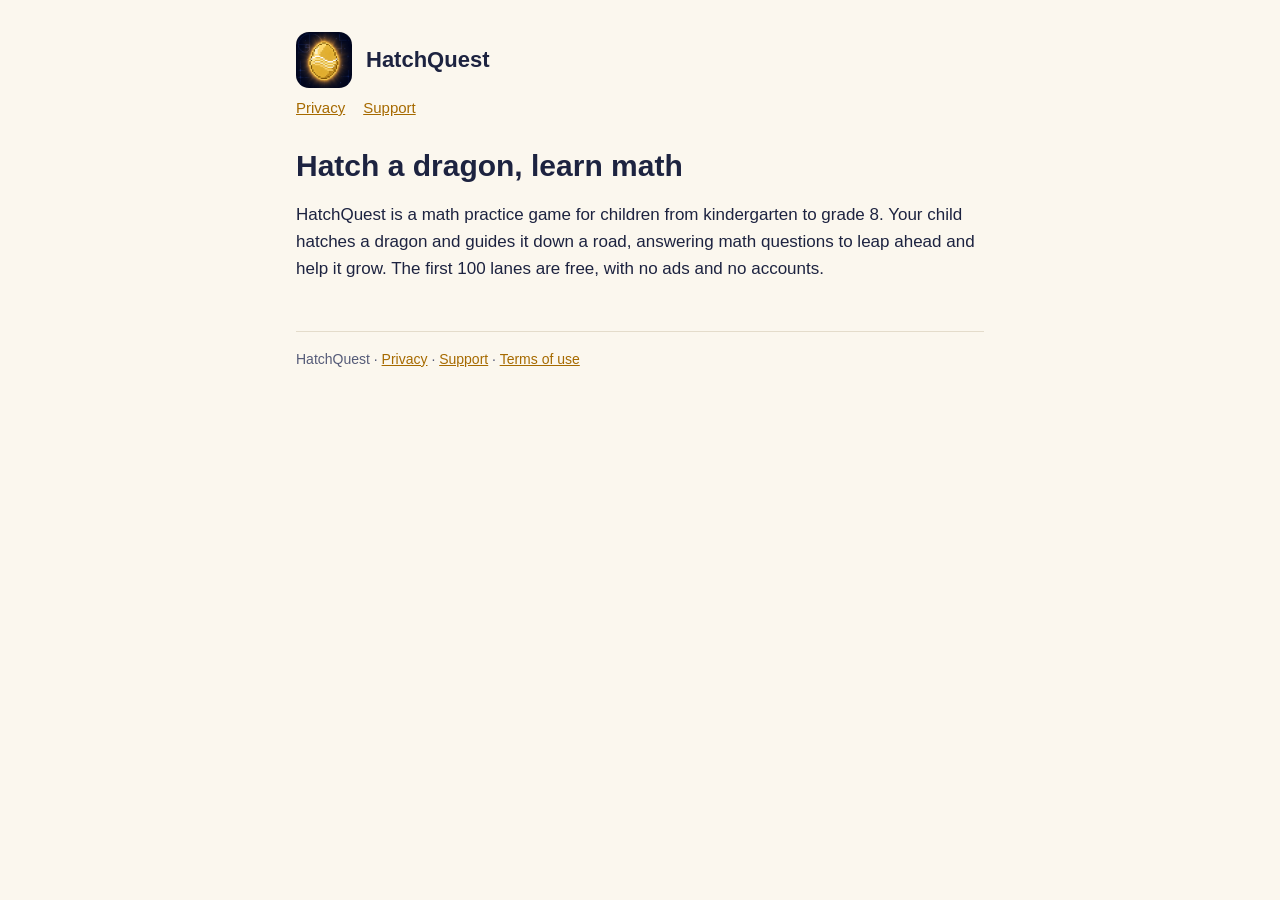
<file: index.html>
<!doctype html>
<html lang="en">
<head>
<meta charset="utf-8">
<meta name="viewport" content="width=device-width, initial-scale=1">
<title>HatchQuest</title>
<link rel="icon" href="icon.png">
<link rel="stylesheet" href="style.css">
</head>
<body>
<main>
<header><img src="icon.png" alt=""><a href="./">HatchQuest</a></header>
<nav><a href="privacy/">Privacy</a><a href="support/">Support</a></nav>
<h1>Hatch a dragon, learn math</h1>
<p>HatchQuest is a math practice game for children from kindergarten to grade 8. Your child hatches a dragon and guides it down a road, answering math questions to leap ahead and help it grow. The first 100 lanes are free, with no ads and no accounts.</p>
<footer>HatchQuest · <a href="privacy/">Privacy</a> · <a href="support/">Support</a> · <a href="https://www.apple.com/legal/internet-services/itunes/dev/stdeula/">Terms of use</a></footer>
</main>
</body>
</html>
</file>
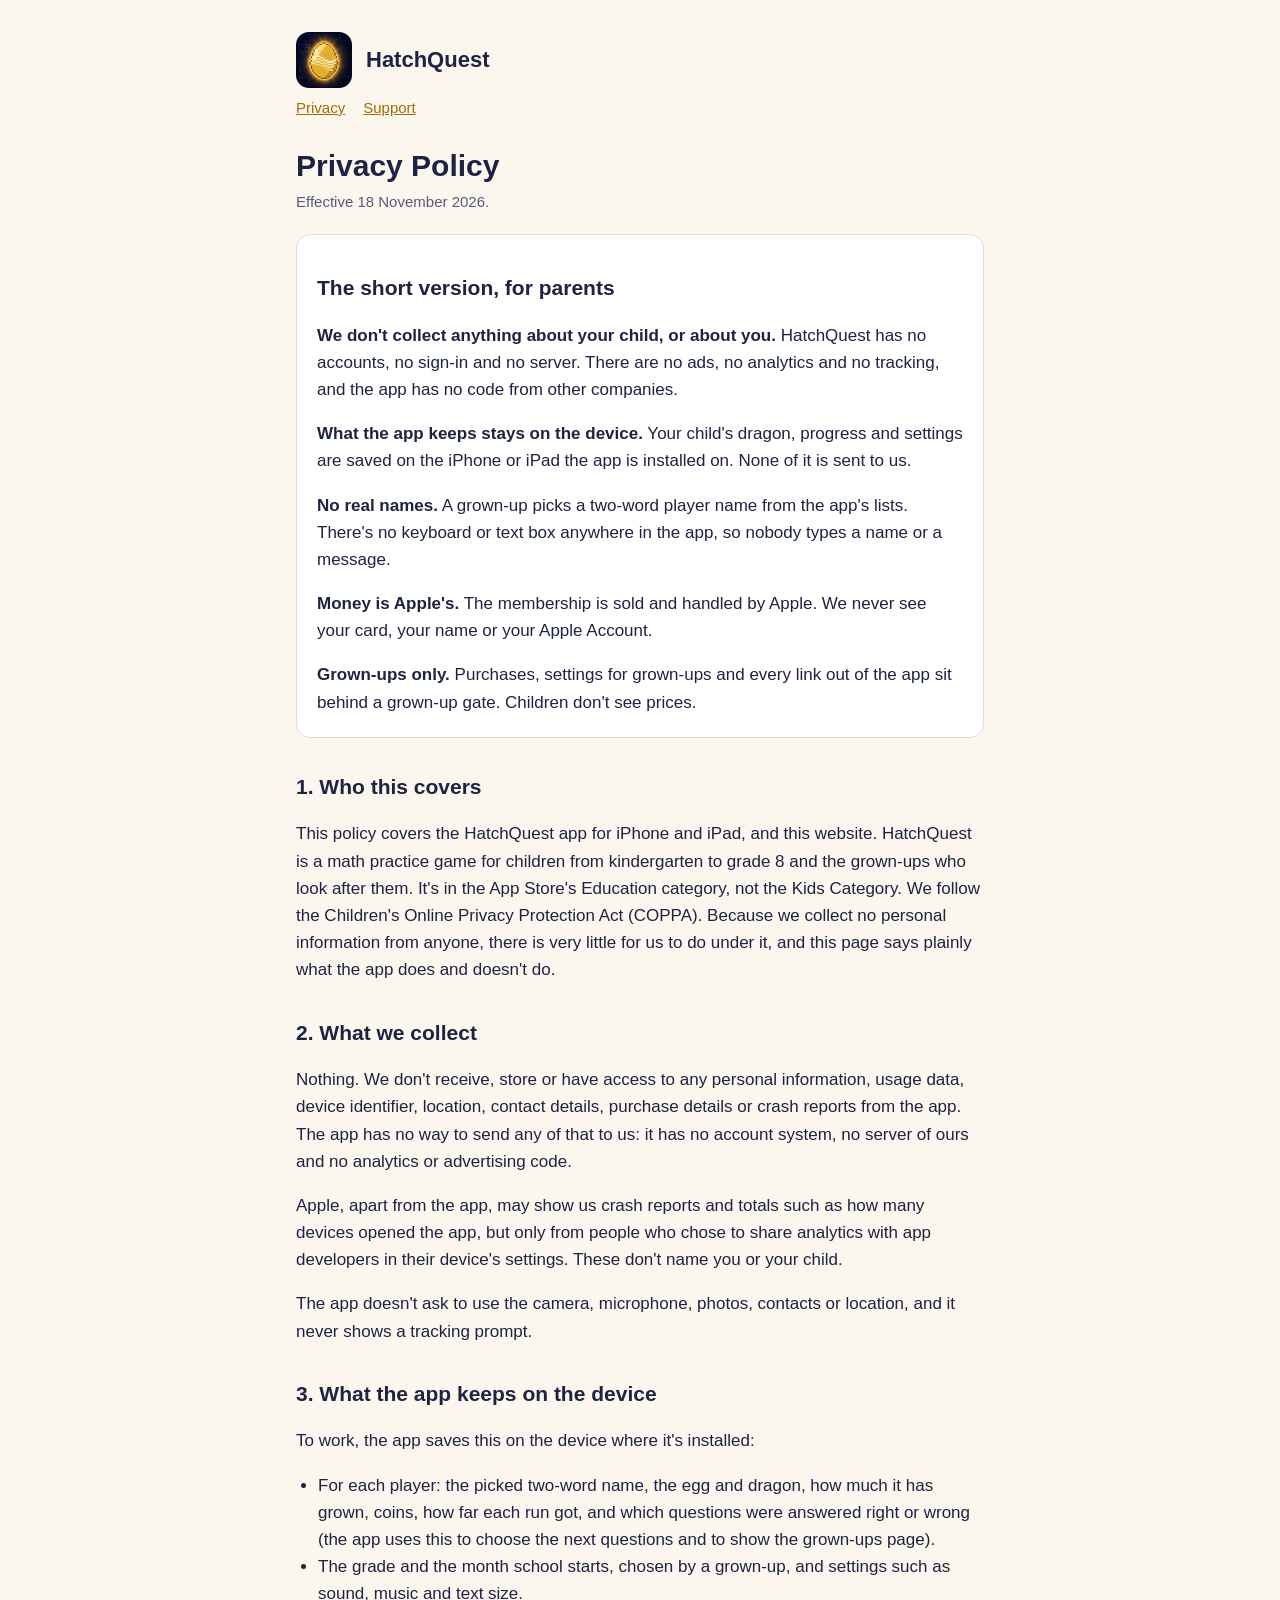
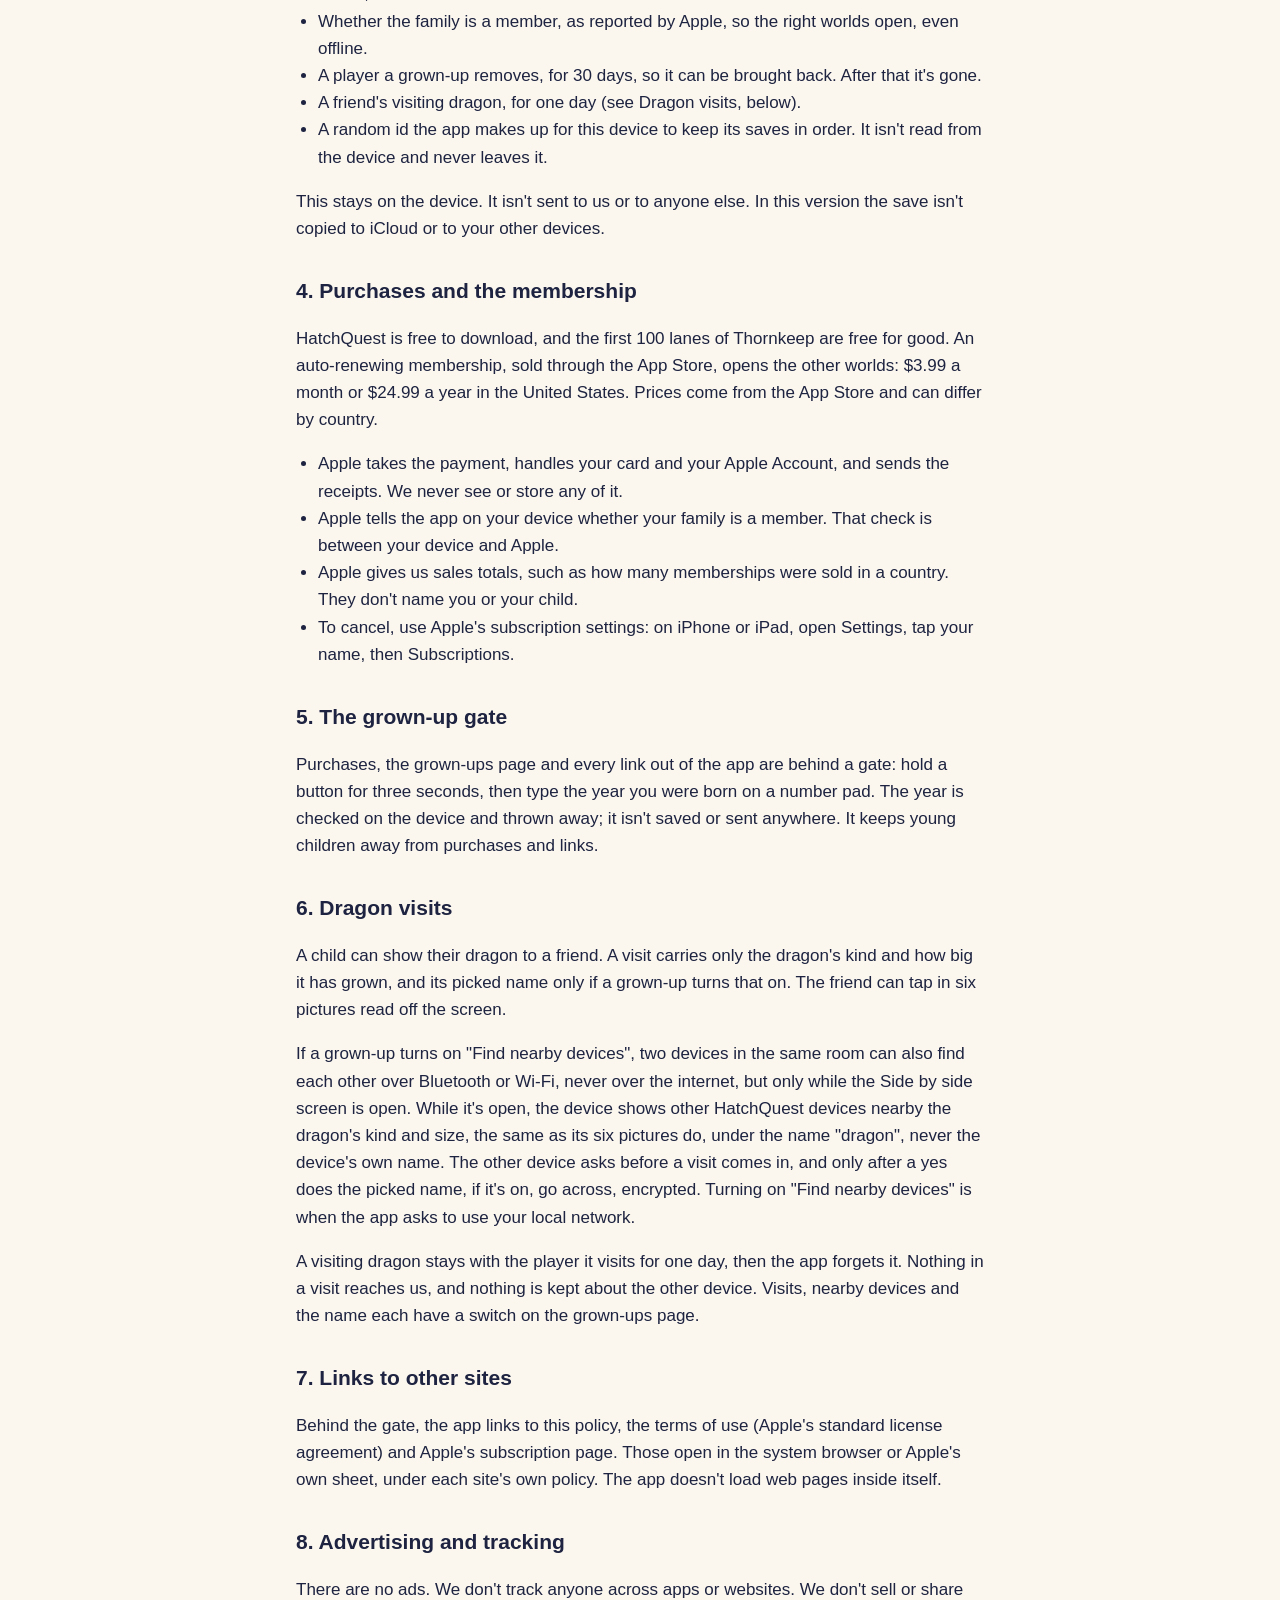
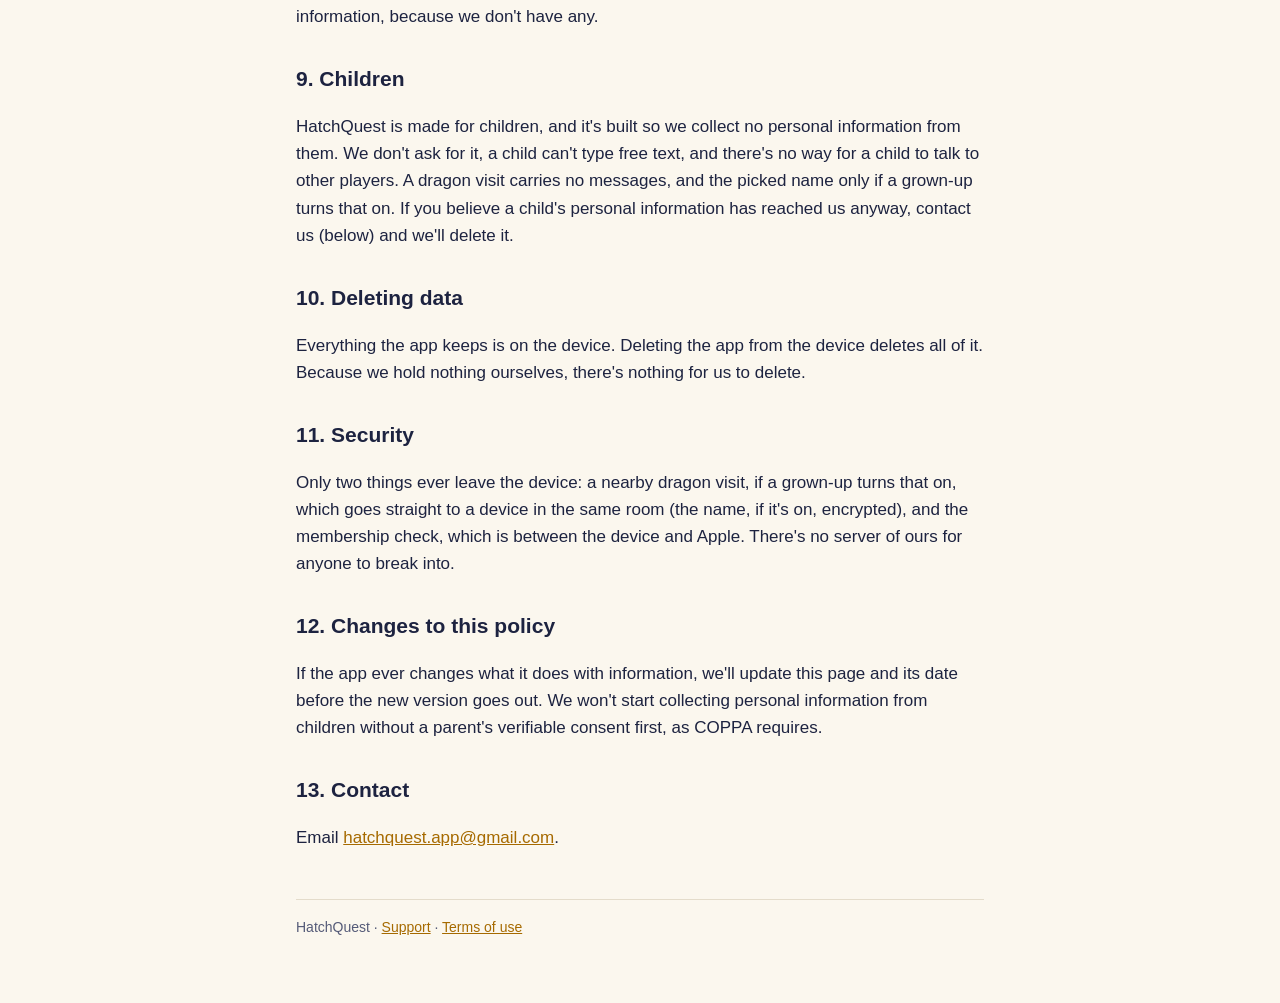
<file: privacy/index.html>
<!doctype html>
<html lang="en">
<head>
<meta charset="utf-8">
<meta name="viewport" content="width=device-width, initial-scale=1">
<title>HatchQuest Privacy Policy</title>
<link rel="icon" href="../icon.png">
<link rel="stylesheet" href="../style.css">
</head>
<body>
<main>
<header><img src="../icon.png" alt=""><a href="../">HatchQuest</a></header>
<nav><a href="../privacy/">Privacy</a><a href="../support/">Support</a></nav>

<h1>Privacy Policy</h1>
<p class="meta">Effective 18 November 2026.</p>

<div class="short">
<h2>The short version, for parents</h2>
<p><strong>We don't collect anything about your child, or about you.</strong> HatchQuest has no accounts, no sign-in and no server. There are no ads, no analytics and no tracking, and the app has no code from other companies.</p>
<p><strong>What the app keeps stays on the device.</strong> Your child's dragon, progress and settings are saved on the iPhone or iPad the app is installed on. None of it is sent to us.</p>
<p><strong>No real names.</strong> A grown-up picks a two-word player name from the app's lists. There's no keyboard or text box anywhere in the app, so nobody types a name or a message.</p>
<p><strong>Money is Apple's.</strong> The membership is sold and handled by Apple. We never see your card, your name or your Apple Account.</p>
<p><strong>Grown-ups only.</strong> Purchases, settings for grown-ups and every link out of the app sit behind a grown-up gate. Children don't see prices.</p>
</div>

<h2>1. Who this covers</h2>
<p>This policy covers the HatchQuest app for iPhone and iPad, and this website. HatchQuest is a math practice game for children from kindergarten to grade 8 and the grown-ups who look after them. It's in the App Store's Education category, not the Kids Category. We follow the Children's Online Privacy Protection Act (COPPA). Because we collect no personal information from anyone, there is very little for us to do under it, and this page says plainly what the app does and doesn't do.</p>

<h2>2. What we collect</h2>
<p>Nothing. We don't receive, store or have access to any personal information, usage data, device identifier, location, contact details, purchase details or crash reports from the app. The app has no way to send any of that to us: it has no account system, no server of ours and no analytics or advertising code.</p>
<p>Apple, apart from the app, may show us crash reports and totals such as how many devices opened the app, but only from people who chose to share analytics with app developers in their device's settings. These don't name you or your child.</p>
<p>The app doesn't ask to use the camera, microphone, photos, contacts or location, and it never shows a tracking prompt.</p>

<h2>3. What the app keeps on the device</h2>
<p>To work, the app saves this on the device where it's installed:</p>
<ul>
<li>For each player: the picked two-word name, the egg and dragon, how much it has grown, coins, how far each run got, and which questions were answered right or wrong (the app uses this to choose the next questions and to show the grown-ups page).</li>
<li>The grade and the month school starts, chosen by a grown-up, and settings such as sound, music and text size.</li>
<li>Whether the family is a member, as reported by Apple, so the right worlds open, even offline.</li>
<li>A player a grown-up removes, for 30 days, so it can be brought back. After that it's gone.</li>
<li>A friend's visiting dragon, for one day (see Dragon visits, below).</li>
<li>A random id the app makes up for this device to keep its saves in order. It isn't read from the device and never leaves it.</li>
</ul>
<p>This stays on the device. It isn't sent to us or to anyone else. In this version the save isn't copied to iCloud or to your other devices.</p>

<h2>4. Purchases and the membership</h2>
<p>HatchQuest is free to download, and the first 100 lanes of Thornkeep are free for good. An auto-renewing membership, sold through the App Store, opens the other worlds: $3.99 a month or $24.99 a year in the United States. Prices come from the App Store and can differ by country.</p>
<ul>
<li>Apple takes the payment, handles your card and your Apple Account, and sends the receipts. We never see or store any of it.</li>
<li>Apple tells the app on your device whether your family is a member. That check is between your device and Apple.</li>
<li>Apple gives us sales totals, such as how many memberships were sold in a country. They don't name you or your child.</li>
<li>To cancel, use Apple's subscription settings: on iPhone or iPad, open Settings, tap your name, then Subscriptions.</li>
</ul>

<h2>5. The grown-up gate</h2>
<p>Purchases, the grown-ups page and every link out of the app are behind a gate: hold a button for three seconds, then type the year you were born on a number pad. The year is checked on the device and thrown away; it isn't saved or sent anywhere. It keeps young children away from purchases and links.</p>

<h2>6. Dragon visits</h2>
<p>A child can show their dragon to a friend. A visit carries only the dragon's kind and how big it has grown, and its picked name only if a grown-up turns that on. The friend can tap in six pictures read off the screen.</p>
<p>If a grown-up turns on "Find nearby devices", two devices in the same room can also find each other over Bluetooth or Wi-Fi, never over the internet, but only while the Side by side screen is open. While it's open, the device shows other HatchQuest devices nearby the dragon's kind and size, the same as its six pictures do, under the name "dragon", never the device's own name. The other device asks before a visit comes in, and only after a yes does the picked name, if it's on, go across, encrypted. Turning on "Find nearby devices" is when the app asks to use your local network.</p>
<p>A visiting dragon stays with the player it visits for one day, then the app forgets it. Nothing in a visit reaches us, and nothing is kept about the other device. Visits, nearby devices and the name each have a switch on the grown-ups page.</p>

<h2>7. Links to other sites</h2>
<p>Behind the gate, the app links to this policy, the terms of use (Apple's standard license agreement) and Apple's subscription page. Those open in the system browser or Apple's own sheet, under each site's own policy. The app doesn't load web pages inside itself.</p>

<h2>8. Advertising and tracking</h2>
<p>There are no ads. We don't track anyone across apps or websites. We don't sell or share information, because we don't have any.</p>

<h2>9. Children</h2>
<p>HatchQuest is made for children, and it's built so we collect no personal information from them. We don't ask for it, a child can't type free text, and there's no way for a child to talk to other players. A dragon visit carries no messages, and the picked name only if a grown-up turns that on. If you believe a child's personal information has reached us anyway, contact us (below) and we'll delete it.</p>

<h2>10. Deleting data</h2>
<p>Everything the app keeps is on the device. Deleting the app from the device deletes all of it. Because we hold nothing ourselves, there's nothing for us to delete.</p>

<h2>11. Security</h2>
<p>Only two things ever leave the device: a nearby dragon visit, if a grown-up turns that on, which goes straight to a device in the same room (the name, if it's on, encrypted), and the membership check, which is between the device and Apple. There's no server of ours for anyone to break into.</p>

<h2>12. Changes to this policy</h2>
<p>If the app ever changes what it does with information, we'll update this page and its date before the new version goes out. We won't start collecting personal information from children without a parent's verifiable consent first, as COPPA requires.</p>

<h2>13. Contact</h2>
<p>Email <a href="mailto:hatchquest.app@gmail.com">hatchquest.app@gmail.com</a>.</p>

<footer>HatchQuest · <a href="../support/">Support</a> · <a href="https://www.apple.com/legal/internet-services/itunes/dev/stdeula/">Terms of use</a></footer>
</main>
</body>
</html>
</file>
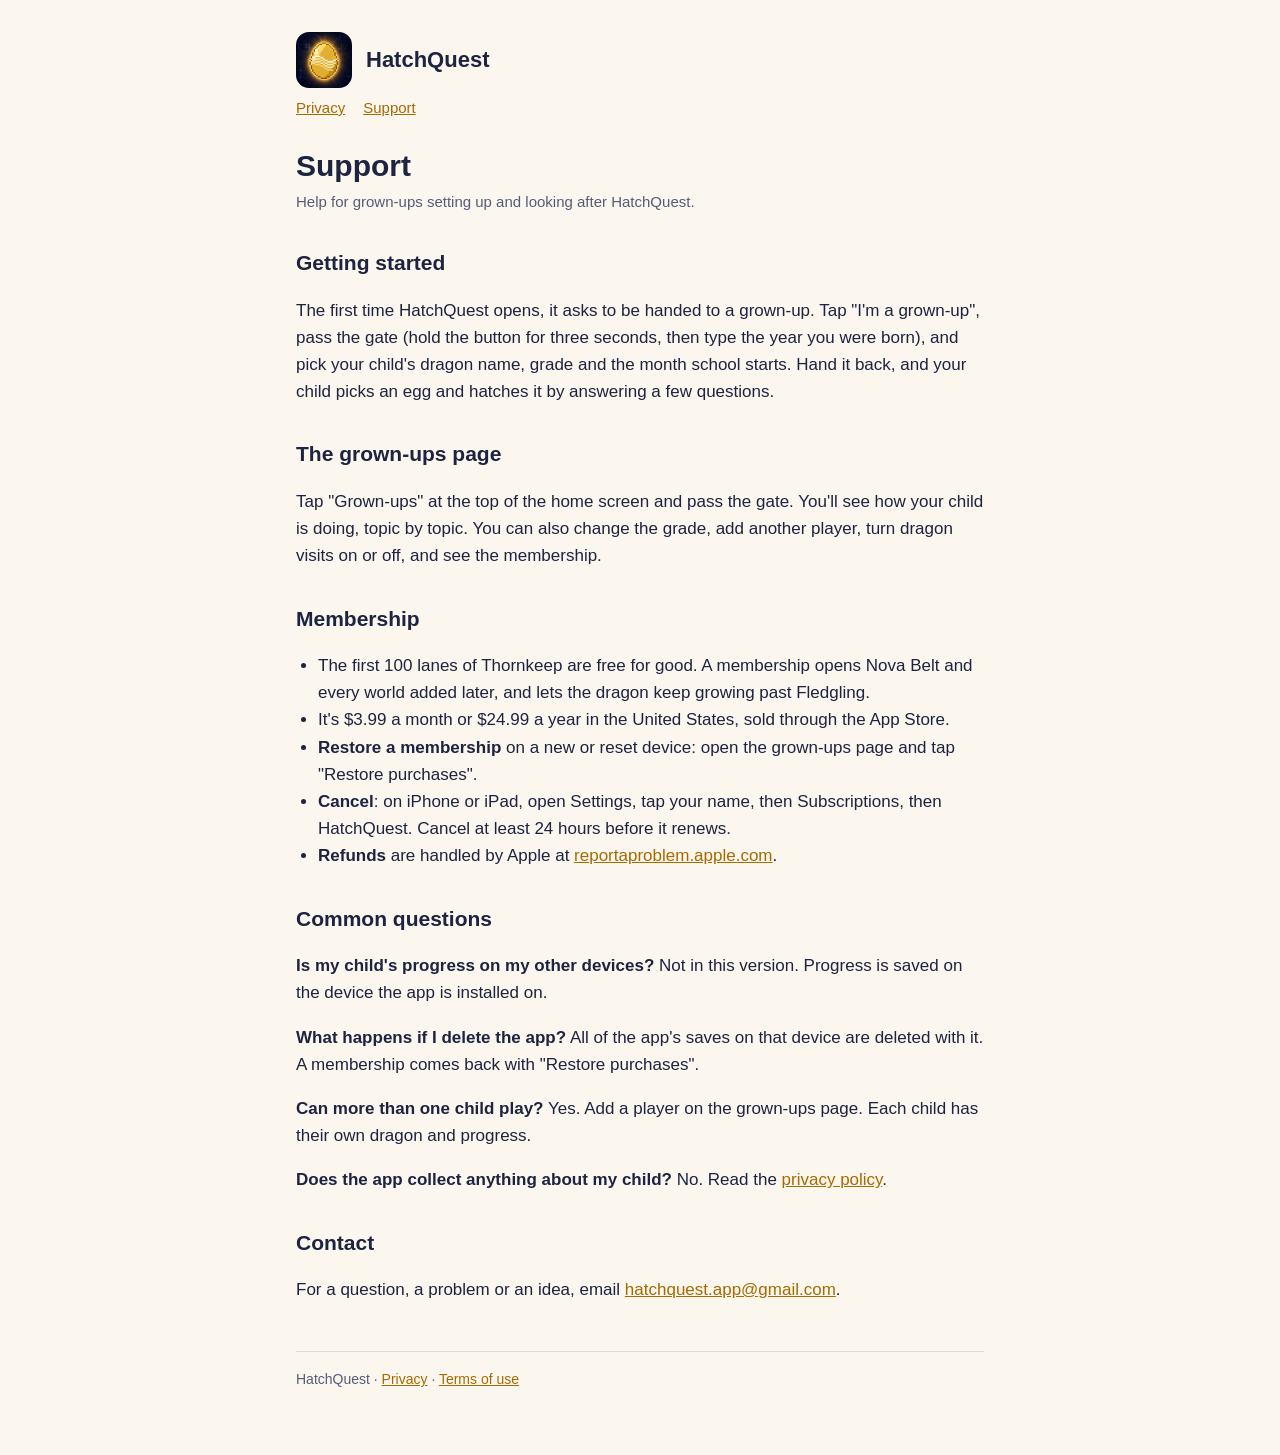
<file: support/index.html>
<!doctype html>
<html lang="en">
<head>
<meta charset="utf-8">
<meta name="viewport" content="width=device-width, initial-scale=1">
<title>HatchQuest Support</title>
<link rel="icon" href="../icon.png">
<link rel="stylesheet" href="../style.css">
</head>
<body>
<main>
<header><img src="../icon.png" alt=""><a href="../">HatchQuest</a></header>
<nav><a href="../privacy/">Privacy</a><a href="../support/">Support</a></nav>

<h1>Support</h1>
<p class="meta">Help for grown-ups setting up and looking after HatchQuest.</p>

<h2>Getting started</h2>
<p>The first time HatchQuest opens, it asks to be handed to a grown-up. Tap "I'm a grown-up", pass the gate (hold the button for three seconds, then type the year you were born), and pick your child's dragon name, grade and the month school starts. Hand it back, and your child picks an egg and hatches it by answering a few questions.</p>

<h2>The grown-ups page</h2>
<p>Tap "Grown-ups" at the top of the home screen and pass the gate. You'll see how your child is doing, topic by topic. You can also change the grade, add another player, turn dragon visits on or off, and see the membership.</p>

<h2>Membership</h2>
<ul>
<li>The first 100 lanes of Thornkeep are free for good. A membership opens Nova Belt and every world added later, and lets the dragon keep growing past Fledgling.</li>
<li>It's $3.99 a month or $24.99 a year in the United States, sold through the App Store.</li>
<li><strong>Restore a membership</strong> on a new or reset device: open the grown-ups page and tap "Restore purchases".</li>
<li><strong>Cancel</strong>: on iPhone or iPad, open Settings, tap your name, then Subscriptions, then HatchQuest. Cancel at least 24 hours before it renews.</li>
<li><strong>Refunds</strong> are handled by Apple at <a href="https://reportaproblem.apple.com">reportaproblem.apple.com</a>.</li>
</ul>

<h2>Common questions</h2>
<p><strong>Is my child's progress on my other devices?</strong> Not in this version. Progress is saved on the device the app is installed on.</p>
<p><strong>What happens if I delete the app?</strong> All of the app's saves on that device are deleted with it. A membership comes back with "Restore purchases".</p>
<p><strong>Can more than one child play?</strong> Yes. Add a player on the grown-ups page. Each child has their own dragon and progress.</p>
<p><strong>Does the app collect anything about my child?</strong> No. Read the <a href="../privacy/">privacy policy</a>.</p>

<h2>Contact</h2>
<p>For a question, a problem or an idea, email <a href="mailto:hatchquest.app@gmail.com">hatchquest.app@gmail.com</a>.</p>

<footer>HatchQuest · <a href="../privacy/">Privacy</a> · <a href="https://www.apple.com/legal/internet-services/itunes/dev/stdeula/">Terms of use</a></footer>
</main>
</body>
</html>
</file>
<file: style.css>
:root {
  --bg: #fbf7ee;
  --ink: #1d2340;
  --dim: #555b78;
  --line: #e4dccb;
  --gold: #a66a00;
  --card: #ffffff;
}
@media (prefers-color-scheme: dark) {
  :root {
    --bg: #161a30;
    --ink: #eef0fa;
    --dim: #a9aec8;
    --line: #2c3256;
    --gold: #f2c14e;
    --card: #1d2340;
  }
}
* { box-sizing: border-box; }
body {
  margin: 0;
  background: var(--bg);
  color: var(--ink);
  font: 17px/1.6 -apple-system, BlinkMacSystemFont, "Segoe UI", Roboto, Helvetica, Arial, sans-serif;
}
main { max-width: 720px; margin: 0 auto; padding: 32px 16px 64px; }
header { display: flex; align-items: center; gap: 14px; margin-bottom: 8px; }
header img { width: 56px; height: 56px; border-radius: 13px; }
header a { color: inherit; text-decoration: none; font-weight: 700; font-size: 22px; }
nav { display: flex; gap: 18px; margin: 8px 0 28px; font-size: 15px; }
nav a { color: var(--gold); }
h1 { font-size: 30px; line-height: 1.2; margin: 0 0 6px; }
h2 { font-size: 21px; margin: 32px 0 6px; }
.meta { color: var(--dim); font-size: 15px; margin: 0 0 20px; }
.short { background: var(--card); border: 1px solid var(--line); border-radius: 14px; padding: 4px 20px; }
a { color: var(--gold); }
ul { padding-left: 22px; }
footer { margin-top: 48px; padding-top: 16px; border-top: 1px solid var(--line); color: var(--dim); font-size: 14px; }
</file>
